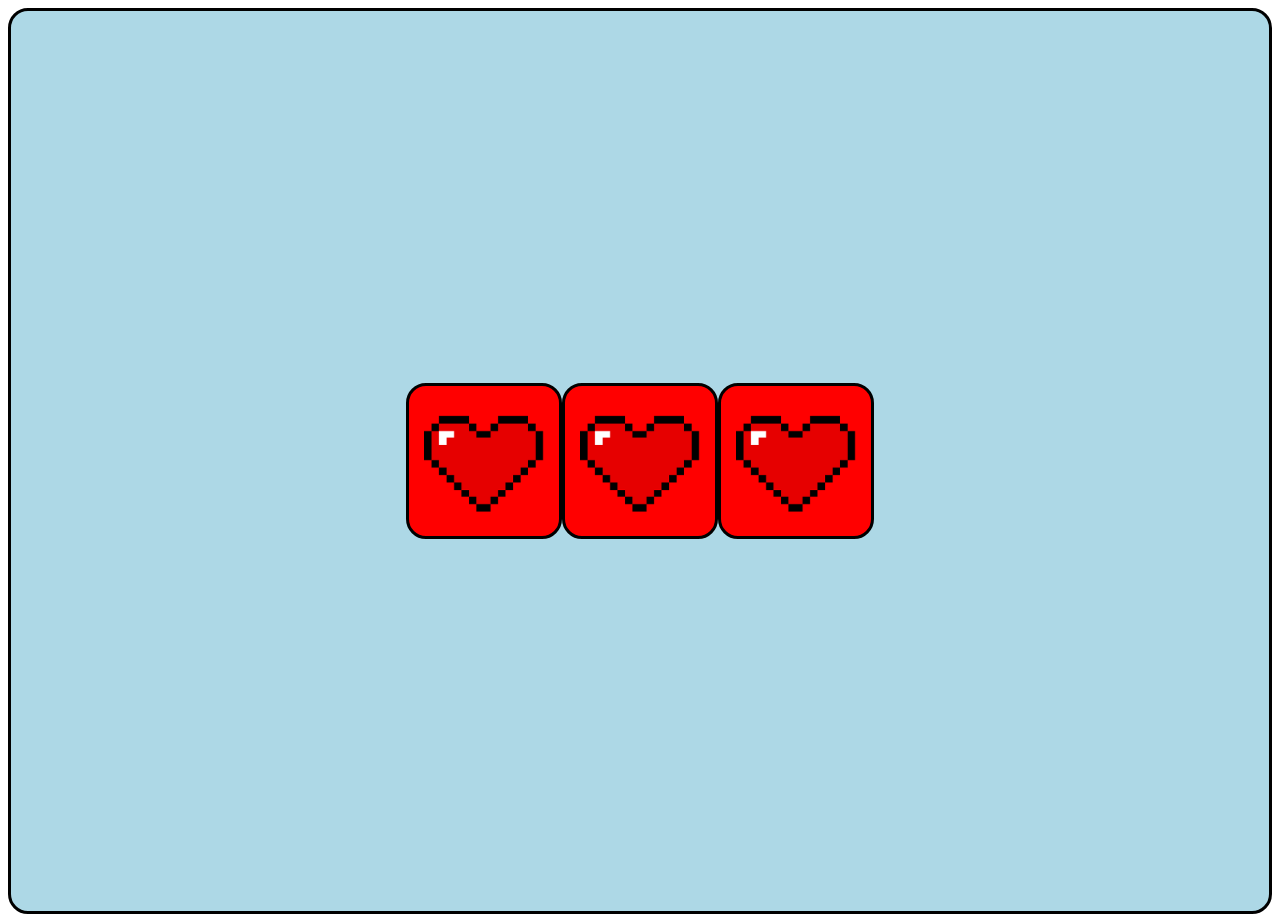
<file: testes-html/index.html>
<!DOCTYPE html>
<html lang="en">
<head>
    <meta charset="UTF-8">
    <meta name="viewport" content="width=device-width, initial-scale=1.0">
    <title>Document</title>
    <link rel="stylesheet" href="style.css">
</head>
<body>
    
    <div class="caixa">
        <div class="caixa1"><img src="heart.png" class="heart"></div>
        <div class="caixa1"><img src="heart.png" class="heart"></div>
        <div class="caixa1"><img src="heart.png" class="heart"></div>
    </div>

   
</body>
</html>
</file>
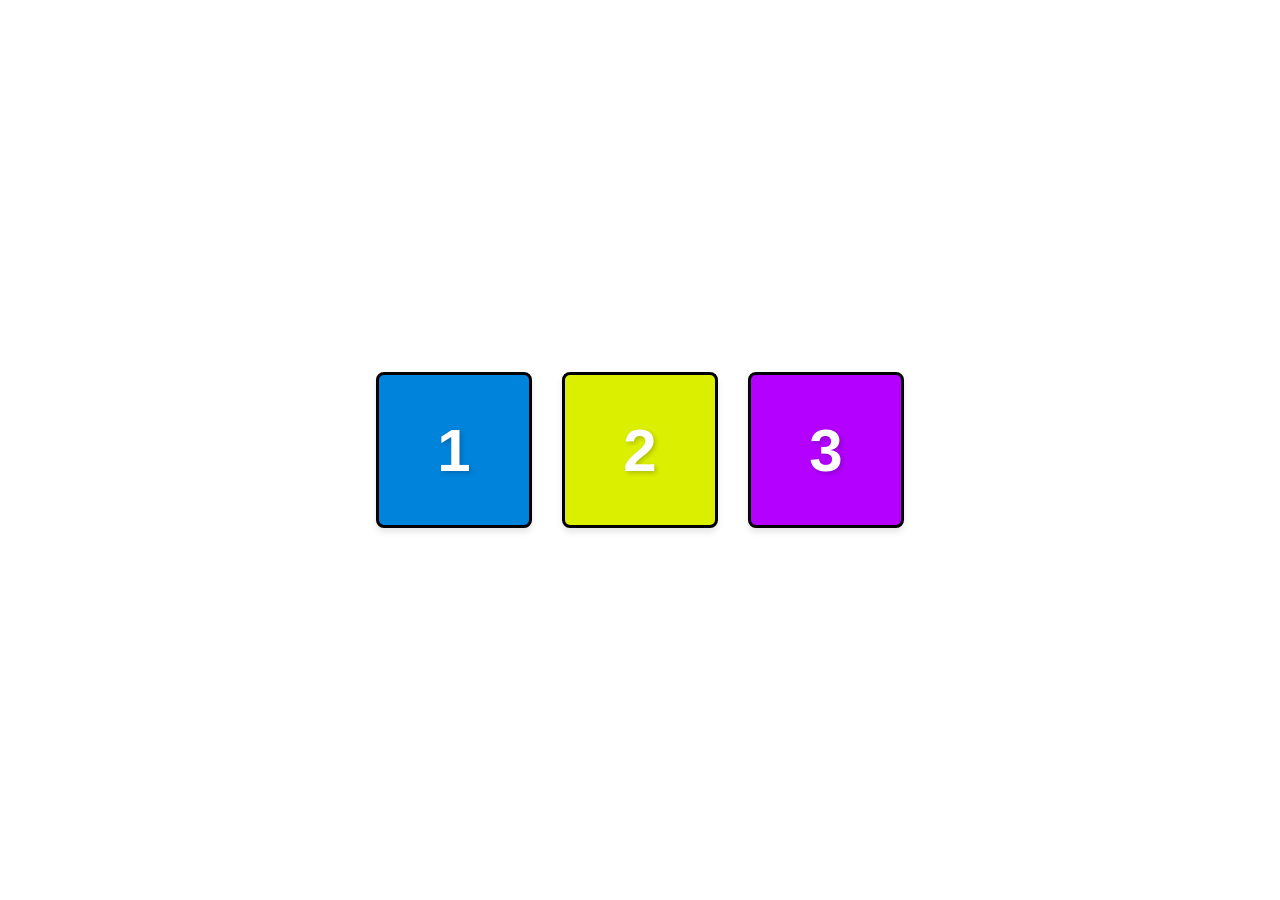
<file: atividade01.html>
<!DOCTYPE html>
<html lang="pt-BR">
<head>
    <meta charset="UTF-8">
    <meta name="viewport" content="width=device-width, initial-scale=1.0">
    <title>3 Quadrados</title>

    <style>
        body {
            display: flex;
            justify-content: center;
            align-items: center;
            height: 100vh;
            margin: 0;
            background-color: #ffffff;
            font-family: Arial, sans-serif;
        }

        .container {
            display: flex;
            gap: 30px;
        }

        .square {
            width: 150px;
            height: 150px;
            background-color: #0083db;
            border: 3px solid #000000;
            border-radius: 8px;
            display: flex;
            justify-content: center;
            align-items: center;
            box-shadow: 0 4px 6px rgba(0, 0, 0, 0.1);
        }

        .square:nth-child(2) {
            background-color: #dbef00;
        }

        .square:nth-child(3) {
            background-color: #b300ff;
        }

        .number {
            font-size: 60px;
            font-weight: bold;
            color: white;
            text-shadow: 2px 2px 4px rgba(0, 0, 0, 0.2);
        }
    </style>
</head>
<body>
    <div class="container">
        <div class="square">
            <span class="number">1</span>
        </div>
        <div class="square">
            <span class="number">2</span>
        </div>
        <div class="square">
            <span class="number">3</span>
        </div>
    </div>
</body>
</html>
</file>
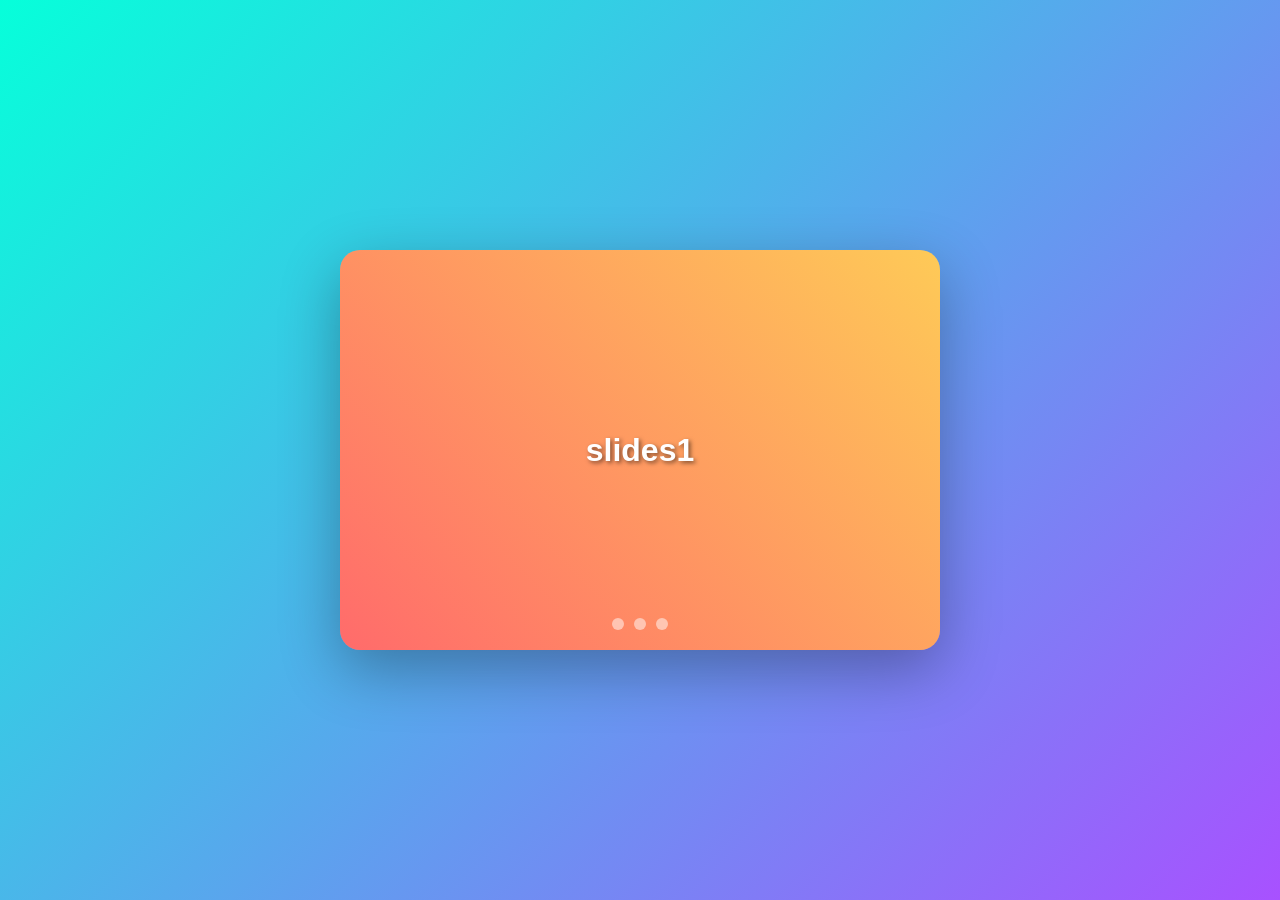
<file: aula03.html>
<!DOCTYPE html>
<html lang="en">
<head>
    <meta charset="UTF-8">
    <meta name="viewport" content="width=device-width, initial-scale=1.0">

     <link rel="stylesheet" href="aula03.css">

    <title>Aula04 - carousel</title>
</head>
<body>
    <div class="carousel">
        <div class="carousel-slides">
            <div class="slide">slides1</div>
            <div class="slide">slides2</div>
            <div class="slide">slides3</div>
        </div>
        <div class="carousel-indicators">
            <div class="indicator"></div>
            <div class="indicator"></div>
            <div class="indicator"></div>
        </div>
    </div>
</body>
</html>
</file>
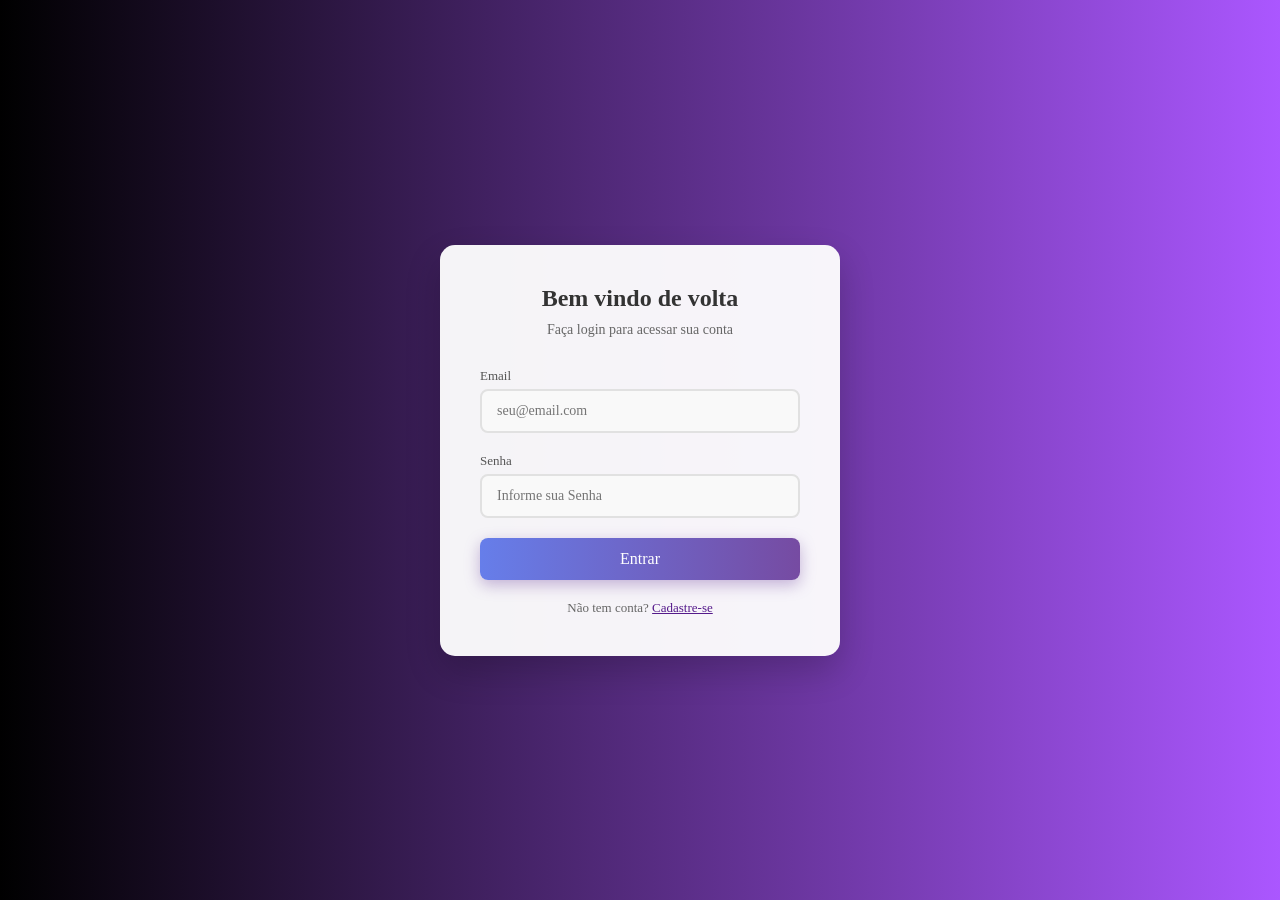
<file: aula04.html>
<!DOCTYPE html>
<html lang="pt-br">

<head>
    <meta charset="UTF-8">
    <meta name="viewport" content="width=device-width, initial-scale=1.0">
    <link rel="stylesheet" href="aula04.css">
    <link rel="stylesheet" href="rainbow.css">
    <title>Aula - Tela de Login</title>
</head>

<body class="wave">
    <div class="form-container">
        <h2>Bem vindo de volta</h2>
        <p>Faça login para acessar sua conta</p>
        <form action="">
            <div class="input-group">
                <label for="email">Email</label>
                <input type="email" id="email" placeholder="seu@email.com" required>
            </div>
            <div class="input-group">
                <label for="senha">Senha</label>
                <input type="password" id="senha" placeholder="Informe sua Senha" required>
            </div>
            <button class="wave" type="submit">Entrar</button>
        </form>
        <div class="footer-link">
            Não tem conta? <a href="">Cadastre-se</a>
        </div>
        
    </div>
</body>

</html>
</file>
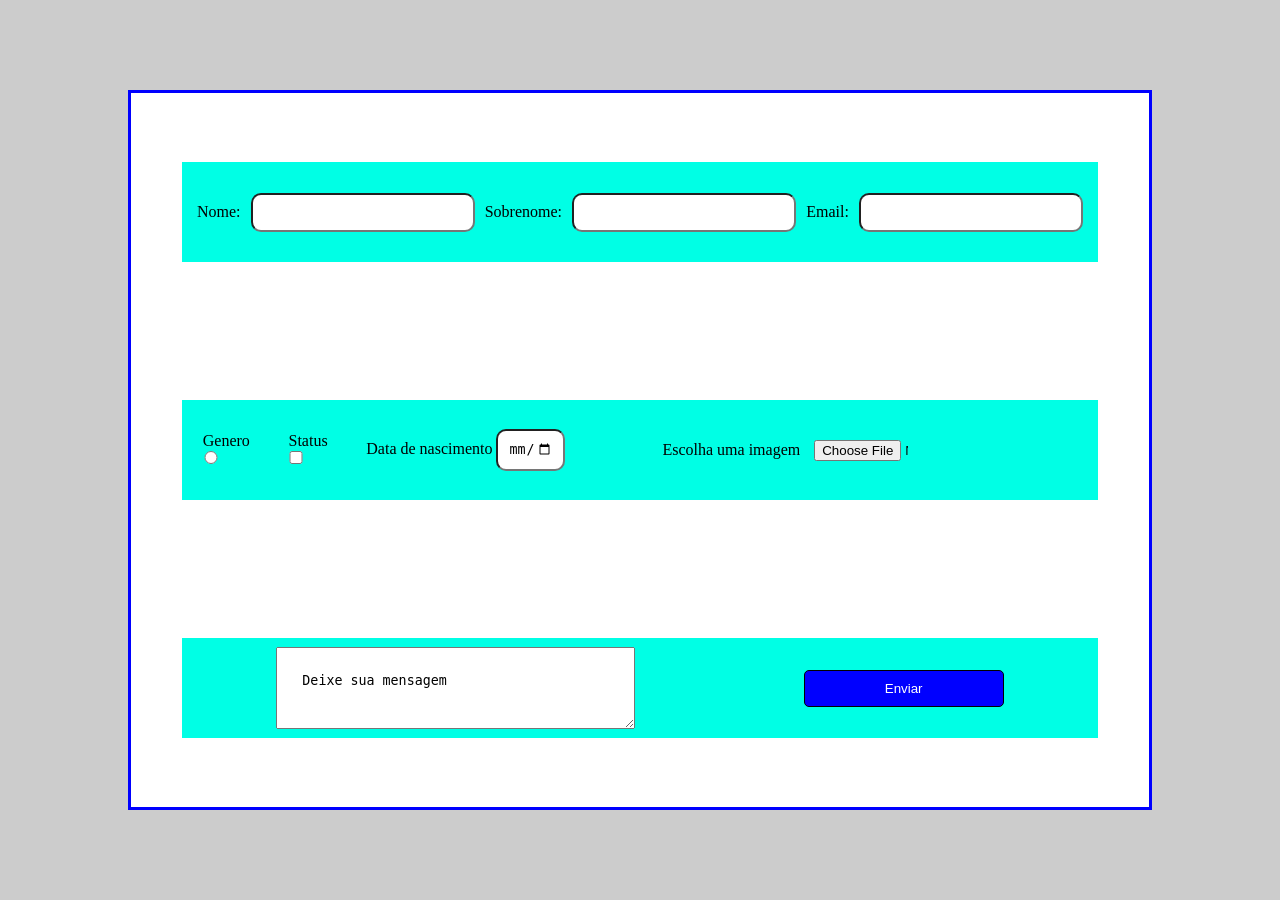
<file: aula05.html>
<!DOCTYPE html>
<html lang="en">
    <head>
        <meta charset="UTF-8">
        <meta name="viewport" content="width=device-width, initial-scale=1.0">
        <link rel="stylesheet" href="aula05.css">
        <link rel="stylesheet" href="rainbow.css">
        <title>Aula05 - Formularios</title>
    </head>
    <body>
        
        <div class="container">
            <div class="linha">
                <label for="">Nome:</label>
                <input type="text">
                <label for="">Sobrenome:</label>
                <input type="text">
                <label for="">Email:</label>
                <input type="text">
            </div>
            <div class="linha">
                <div>
                    <label for="">Genero</label>
                    <input type="radio">
                </div>
                <div>
                    <label for="">Status</label>
                    <input type="checkbox">
                </div>
                <div>
                    <label for="">Data de nascimento</label>
                    <input type="date">
                </div>
                <div>
                    <label for="">Escolha uma imagem</label>
                    <input type="file">
                </div>
            </div>
            <div class="linha">
                <textarea name="" id="">Deixe sua mensagem</textarea>
                <button class="btn-enviar">Enviar</button>
            </div>
        </div>

    </body>
</html>
</file>
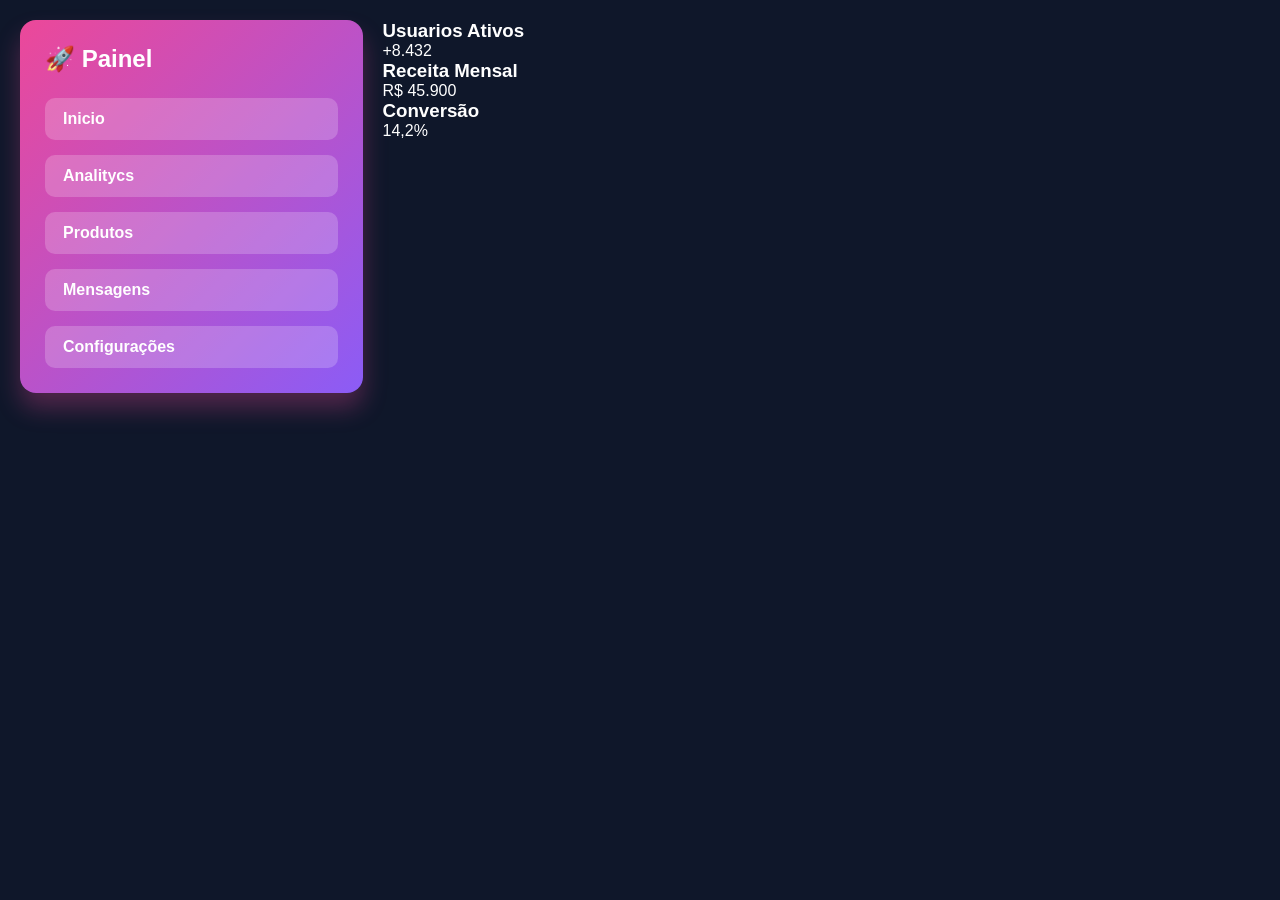
<file: aula06.html>
<!DOCTYPE html>
<html lang="pt-br">
<head>
    <meta charset="UTF-8">
    <meta name="viewport" content="width=device-width, initial-scale=1.0">
    <title>Aula06 - site base</title>

    <link rel="stylesheet" href="./aula06.css">

</head>
<body>
    <div class="dashboard-container">
        <div class="sidebar">
            <h2 style="margin-bottom: 10px;">🚀 Painel</h2>
            <div class="menu-item">Inicio</div>
            <div class="menu-item">Analitycs</div>
            <div class="menu-item">Produtos</div>
            <div class="menu-item">Mensagens</div>
            <div class="menu-item">Configurações</div>
        </div>
    

        <div class="main-content">
            <div class="stats-row">
                <div class="stat-box stat-1">
                    <h3>Usuarios Ativos</h3>
                    <p>+8.432</p>
                </div>
                <div class="stat-box stat-1">
                    <h3>Receita Mensal</h3>
                    <p>R$ 45.900</p>
                </div>
                <div class="stat-box stat-1">
                    <h3>Conversão</h3>
                    <p>14,2%</p>
                </div>
            </div>
        </div>
    </div>

    
</body>
</html>
</file>
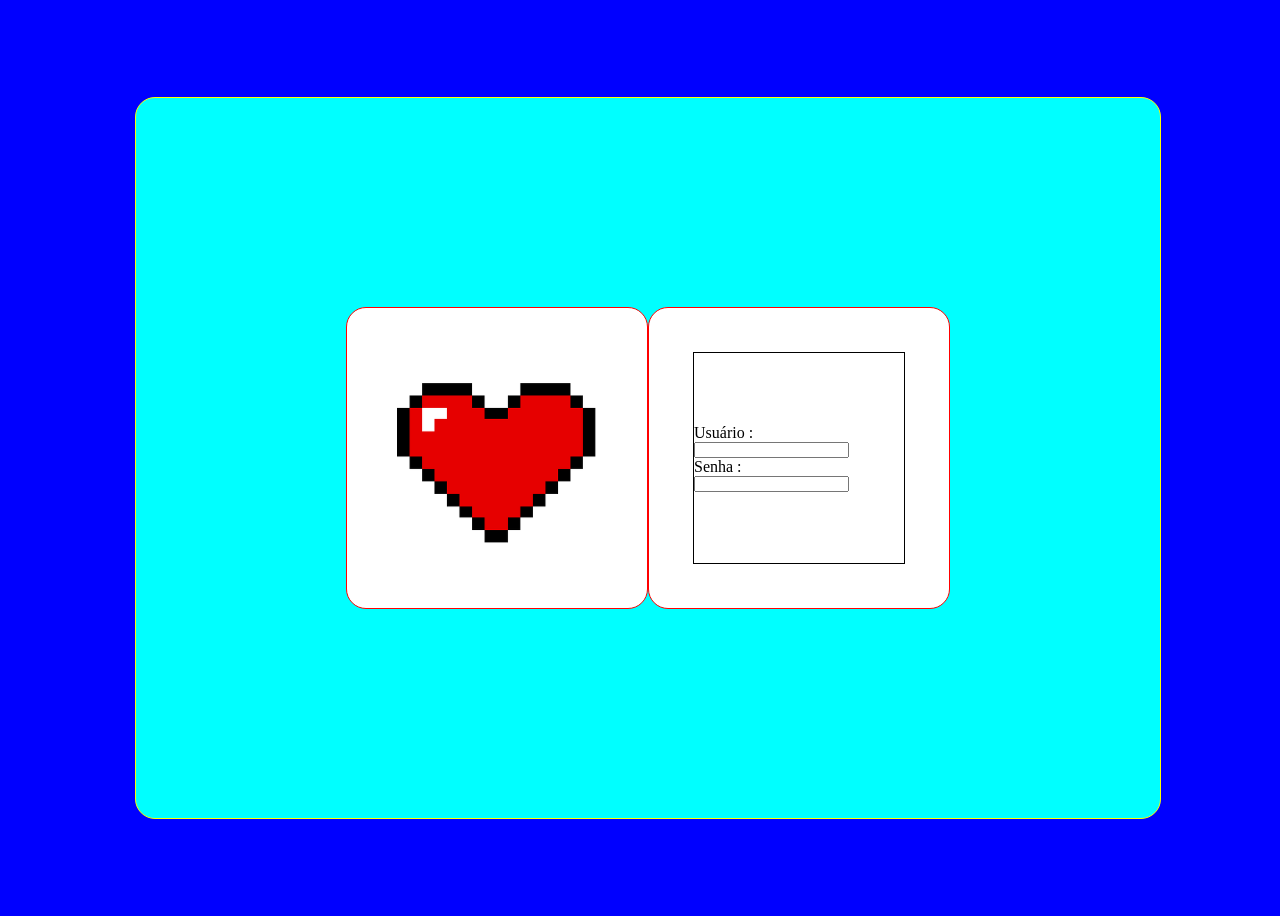
<file: FRONT-END-2DS-2026-1/aula01.html>
<!DOCTYPE html>
<html lang="pt-br">
    <head .rgb-bg>
        <meta charset="UTF-8">
        <meta name="viewport" content="width=device-width, initial-scale=1.0">
        <title>Aula01</title>
        <link rel="stylesheet" href="aula01.css">
    </head>
    <body>
        <div class="caixa">
            <div class="caixa1">
                <img src="heart.png" class="heart">
            </div>
            <div class="caixa1">
                <div class="teste">
                    <div class="label">
                        <label for="">Usuário :</label>
                    </div>
                    <input type="text">
                    <div class="label">
                        <label for="">Senha :</label>
                    </div>
                    <input type="text">
                </div>
            </div>
        </div>    
    </body>
</html>
</file>
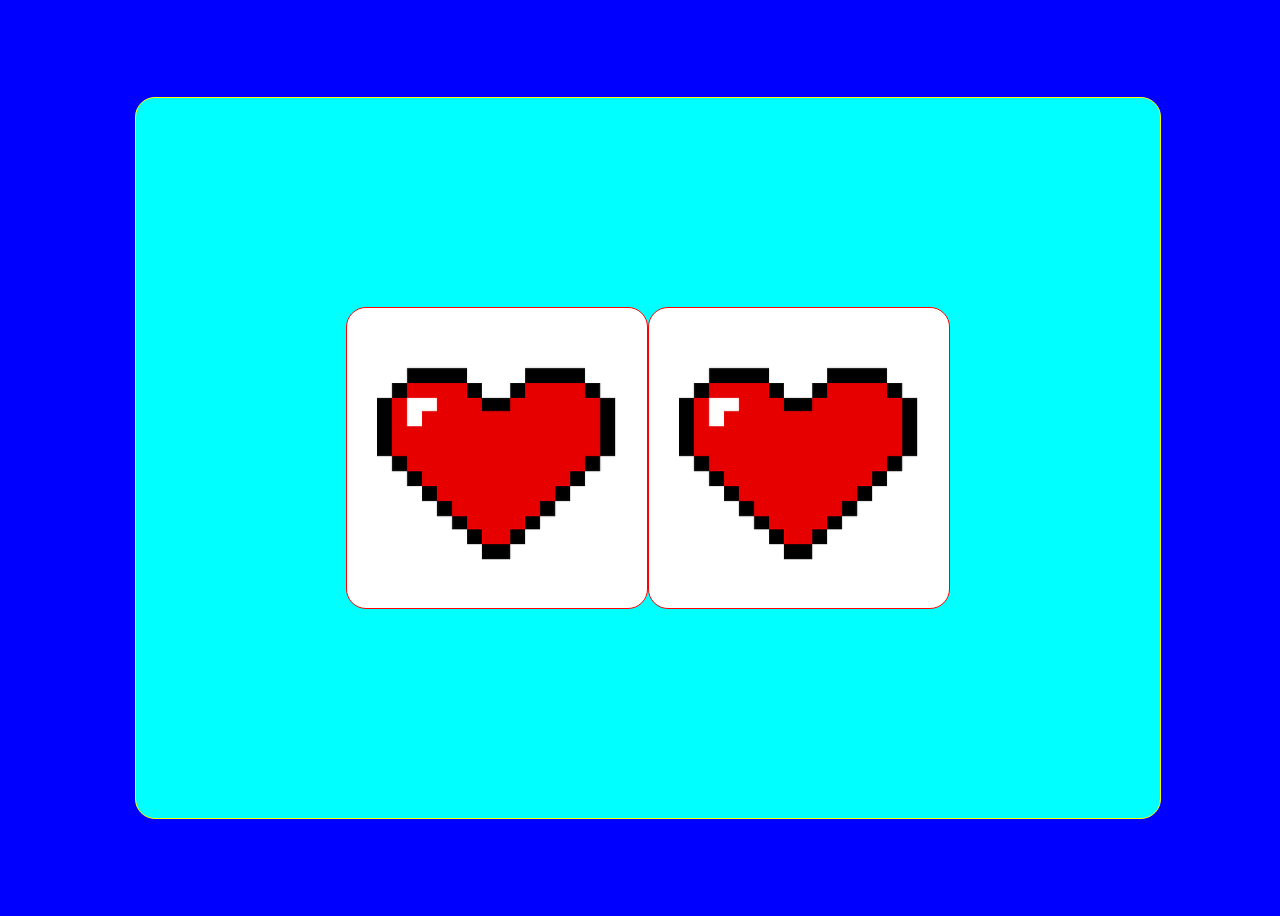
<file: FRONT-END-2DS-2026/aula01.html>
<!DOCTYPE html>
<html lang="pt-br">
    <head .rgb-bg>
        <meta charset="UTF-8">
        <meta name="viewport" content="width=device-width, initial-scale=1.0">
        <title>Aula01</title>
        <link rel="stylesheet" href="aula01.css">
    </head>
    <body>
        <div class="caixa">
            <div class="caixa1">
                <img src="heart.png" class="heart">
            </div>
            <div class="caixa1">
                <img src="heart.png" class="heart">
            </div>
        </div>    
    </body>
</html>
</file>
<file: testes-html/style.css>
body{
    display: flex;
    justify-content: center;
    align-items: center;
    
}

.caixa {
    width: 100%;
    height: 100vh;
    background: lightblue;
    border: 3px solid black;
    display: flex;
    justify-content: center;
    align-items: center;   
    border-radius: 20px;
}

.caixa1 {
    border: 3px solid black;
    width: 150px;
    height: 150px;
    background: red;
    display: flex;
    justify-content: center;
    align-items: center;
    border-radius: 20px;
}

.heart{
    width: 80%;
}

@media (max-width: 700px) {

   .caixa {
    width: 100%;
    height: 100vh;
    background: lightblue;
    border: 3px solid black;
    flex-direction: column;
    justify-content: center;
    align-items: center;   
    border-radius: 20px;
}
    
}
</file>
<file: aula03.css>
*{
    margin: 0;
    padding: 0;
    box-sizing: border-box;
}

body{
    display: flex;
    justify-content: center;
    align-items: center;
    min-height: 100vh;
    background: linear-gradient(135deg, #06ffda 0%, #a851ff 100%);
    font-family: Arial, Helvetica, sans-serif;
}

.carousel{
    width: 600px;
    height: 400px;
    position: relative;
    overflow: hidden;
    border-radius: 20px;
    box-shadow: 0 20px 60px rgba( 0, 0, 0, 0.3)
}

.carousel-slides{
    display: flex;
    width: 300%;
    height: 100%;
    animation: slide 15s infinite;
}

.slide{
    width: 100%;
    height: 100%;
    display: flex;
    justify-content: center;
    align-items: center;
    font-size: 2em;
    color: white;
    font-weight: bold;
    text-shadow: 2px 2px 4px rgba(0,0,0,0.5);
}

.slide:nth-child(1){
    background: linear-gradient(45deg, #ff6b6b, #feca57);
}
.slide:nth-child(2){
    background: linear-gradient(45deg, #5216f8, #cf57fe);
}
.slide:nth-child(3){
    background: linear-gradient(45deg, #6bff89, #57e8fe);
}


@keyframes slide {
    0%, 30% {
        transform: translateX(0);
    }
    33.33%, 63.33% {
        transform: translateX(-33.333%);
    }
    66.66%, 96.66% {
        transform: translateX(-66.666%);
    }
    100% {
        transform: translateX(0);
    }
}

.carousel-indicators{
    position: absolute;
    bottom: 20px;
    left: 50%;
    transform: translateX(-50%);
    display: flex;
    gap: 10px;
}

.indicator{
    width: 12px;
    height: 12px;
    border-radius: 50%;
    background: rgba( 255, 255, 255, 0.5);
}

.indicator:nth-child(1){
    animation-delay: 0s ;
}
.indicator:nth-child(2){
    animation-delay: 5s ;
}
.indicator:nth-child(3){
    animation-delay: 10s ;
}

@keyframes indicator{
    0%, 30%, 100% {
        background: rgba( 255, 255, 255, 0.5);
    }
    33%,63%{
        background-color: white;
    }
    66%, 96%{
        background: rgba( 255, 255, 255, 0.5);
    }
}

.indicator:nth-child(2){
    animation: indicator2 15s infinite;
}
.indicator:nth-child(3){
    animation: indicator3 15s infinite;
}

@keyframes indicator2{
    0%, 30%, 100% {
        background: rgba( 255, 255, 255, 0.5);
    }
    33%,63%{
        background-color: white;
    }
    66%, 96%{
        background: rgba( 255, 255, 255, 0.5);
    }
}

.indicator:nth-child(2){
    animation: indicator2 15s infinite;
}
.indicator:nth-child(3){
    animation: indicator3 15s infinite;
}

@keyframes indicator3{
    0%, 30%, 100% {
        background: rgba( 255, 255, 255, 0.5);
    }
    33%,63%{
        background-color: white;
    }
    66%, 96%{
        background: rgba( 255, 255, 255, 0.5);
    }
}

.indicator:nth-child(2){
    animation: indicator2 15s infinite;
}
.indicator:nth-child(3){
    animation: indicator3 15s infinite;
}
</file>
<file: aula04.css>
*{
    margin: 0;
    padding: 0;
    box-sizing: border-box;
    font-family: 'Poppins', 'sans-serif';
}

body{
    display: flex;
    justify-content: center;
    align-items: center;
    min-height: 100vh;
    background: linear-gradient(90deg, #000000 0%, hsl(270, 100%, 67%) 50%,#000000 100%);
}

.form-container{
    background: rgba(255, 255, 255, 0.95);
    padding: 40px;
    border-radius: 15px ;
    box-shadow: 0 15px 35px rgba(0, 0, 0, 0.2);
    width: 100%;
    max-width: 400px;
    text-align: center;
    transition: transform 0.5 ease;
}

.form-container h2 {
    color: #333;
    margin-bottom: 10px;
    font-weight: 600;
}

.form-container p {
    color: #666;
    font-size: 14px;
    margin-bottom: 30px;
}

.input-group{
    position: relative;
    margin-bottom: 20px;
    text-align: left;
}

.input-group label{
    display: block;
    margin-bottom:5px ;
    color: #555;
    font-size: 13px;
    font-weight: 500;

}

.input-group input {
    width: 100%;
    padding: 12px 15px;
    border: 2px solid #e1e1e1;
    border-radius: 8px;
    outline: none;
    font-size: 14px;
    transition: all 0.3s ease;
    background-color: #f9f9f9;
}

.input-group input:focus {
    border-color: #764ba2;
    background-color: #fff;
    box-shadow: 0 0 0 4px rgba(118, 75, 162, 0.1);
}

button {
    width: 100%;
    padding:  12px;
    background: linear-gradient(to right, #667eea, #764ba2,#667eea);
    color: white;
    border: none;
    border-radius: 8px;
    font-size: 16px;
    font-weight: 500;
    cursor: pointer;
    transition: all 0.3s ease;
    box-shadow: 0 5px 15px rgba(118, 75, 162, 0.4);
}

button:hover {
    transform: translateY(-2px);
    box-shadow: 0 8px 20px rgba(118, 75, 162, 0.6);
}

button:active {
    transform: translateY(0);
}

.footer-link {
    margin-top: 20px;
    font-size: 13px;
    color: #666;
}

.font-link a {
    color: #764ba2;
    text-decoration: none;
    font-weight: 600;
}

.footer-link a:hover {
    text-decoration: underline;
}
</file>
<file: rainbow.css>
.wave {
    background-size: 200% 100%;
    animation: wave-continuous 10s linear infinite;
}

@keyframes wave-continuous {
    0% {
        background-position: 0% 0%;
    }
    100% {
        background-position: -200% 0%;
    }
}
.zoom {
    background-size: 150% 150%; 
    background-position: center;
    animation: pulsar-fundo 2s infinite alternate;
}

@keyframes pulsar-fundo {
    0% {
        background-size: 100% 100%;
        background-position: center;
    }
    100% {
        background-size: 150% 150%;
        background-position: center;
    }
} 

/* 
.text-rainbow {
    background: linear-gradient(90deg, #ff6464, #64ff64, #6464ff, #ffff64, #ff6464);
    background-size: 200% auto;
    -webkit-background-clip: text;
    background-clip: text;
    color: transparent;
    animation: wave-continuous 10s linear infinite;
    display: inline-block;
} */
/* 
.zoom {
     Define o tamanho da imagem (ex: 25% da largura do container) 
     Se quiser que ela apareça no tamanho original, use 'auto' ou um valor em px 
    background-size: contain; 
    background-repeat: repeat;  Isso faz com que a imagem se repita 
    background-position: center;
    animation: pulsar-fundo 2s infinite alternate;
}

@keyframes pulsar-fundo {
    0% {
        /* Controla a escala da repetição 
        background-size: 200px auto;
        background-position: center;
    }
    100% {
         Aumenta levemente para dar o efeito de pulsar sem esticar a imagem toda 
        background-size: 250px auto; 
        background-position: center;
    }
} */
</file>
<file: aula05.css>
*{
    margin: 0;
    padding: 0;
    box-sizing: border-box;
}

body {
    background-color: #ccc;
    width: 100%;
    height: 100vh;
    display: flex;
    align-items: center;
    justify-content: center;
}

.container {
    width: 80%;
    height: 80%;
    border: 3px solid blue;
    background-color: white;
    display: flex;
    align-items: center;
    justify-content: space-around;
    flex-direction: column;
}

.linha {
    width: 90%;
    height: 100px;
    padding: 10px;
    background-color: rgb(0, 255, 229);
    background-size: contain; 
    background-repeat: repeat;
    display: flex;
    align-items: center;
    justify-content: space-around;
}

input {
    padding: 10px;
    border-radius: 10px;
    width: 25%;
}

textarea{
    width: 40%;
    padding: 25px;
}

.btn-enviar{
    background-color: blue;
    color: white;
    padding: 10px;
    border: 1px solid black;
    width: 200px;
    border-radius: 5px;
}
</file>
<file: aula06.css>
* {
    margin: 0;
    padding: 0;
    box-sizing: border-box;
    font-family: 'Segoe UI', Tahoma, Geneva, Verdana, sans-serif;
}

body {
    background-color: #0f172a;
    color: #fff;
    padding: 20px;
    min-height: 100vh;
}

.dashboard-container {
    display: flex;
    gap: 20px;
    max-width: 1400px;
    margin: 0 auto;
}

.sidebar{
    flex: 1;
    min-height: 250px;
    background: linear-gradient(135deg, #ec4899, #8b5cf6);
    border-radius: 16px;
    padding: 25px;
    display: flex;
    flex-direction: column;
    gap: 15px;
    box-shadow: 0 15px 25px rgba(236, 72, 153,0.3);
}

.menu-item{
    background: rgba(255, 255, 255, 0.2);
    padding: 12px 18px;
    border-radius: 10px;
    font-weight: bold;
    cursor: pointer;
    transition: 0.3s;
}

.menu-item:hover{
    background: rgba(255, 255, 255, 0.4);
    transform: translateX(5px);

}

.main-content{
    flex: 3;
    display: flex;
    flex-direction: column;
    gap: 20;

}
</file>
<file: FRONT-END-2DS-2026-1/aula01.css>
body{
    overflow: hidden;
    width: 100%;
    height: 100vh;
    background-color: blue;
    display: flex;
    justify-content: center;
    align-items: center;
    
}

.caixa {
    background: aqua;
    width: 80%;
    height: 80%;
    border: 1px solid yellow;
    
    display: flex;
    justify-content: center;
    align-items: center;   
    border-radius: 20px;
}

.caixa1 {
    width: 300px;
    height: 300px;
    border: 1px solid red;
    background: white;
    display: flex;
    justify-content: center;
    align-items: center;
    border-radius: 20px;
    flex-direction: column;
}

.heart{
    width: 200px;
    height: 200px;
} 


.teste{
    width: 70%;
    height: 70%;
    display: flex;
    border: 1px solid black;
    align-items: flex-start;
    justify-content: center;
    flex-direction: column;
}

input{
    width: 70% ;
    height: 10px;
}

.label{

}


@media (max-width: 700px) {

    .caixa {
        background: aqua;
        width: 80%;
        height: 80%;
        border: 1px solid yellow;
        
        display: flex;
        justify-content: center;
        align-items: center;   
        border-radius: 20px;
        flex-direction: column;
    }
    

}
</file>
<file: FRONT-END-2DS-2026/aula01.css>
body{
    overflow: hidden;
    width: 100%;
    height: 100vh;
    background-color: blue;
    display: flex;
    justify-content: center;
    align-items: center;
    
}

.caixa {
    background: aqua;
    width: 80%;
    height: 80%;
    border: 1px solid yellow;
    
    display: flex;
    justify-content: center;
    align-items: center;   
    border-radius: 20px;
}

.caixa1 {
    width: 300px;
    height: 300px;
    border: 1px solid red;
    background: white;
    display: flex;
    justify-content: center;
    align-items: center;
    border-radius: 20px;
}

.heart{
    width: 80%;
    height: 80%;
} 

@media (max-width: 700px) {

    .caixa {
        background: aqua;
        width: 80%;
        height: 80%;
        border: 1px solid yellow;
        
        display: flex;
        justify-content: center;
        align-items: center;   
        border-radius: 20px;
        flex-direction: column;
    }
    
}
</file>
